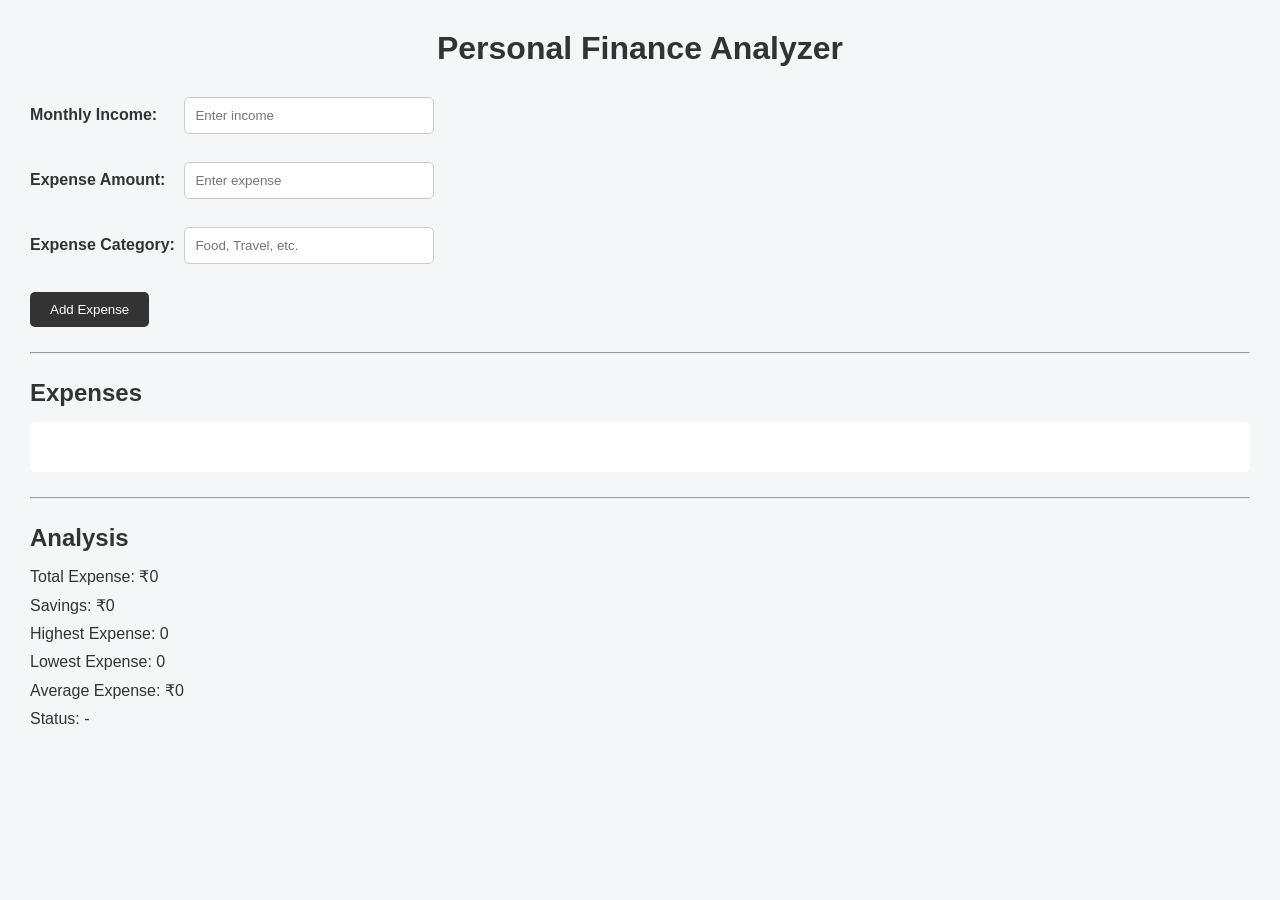
<file: personal-finance-analyzer/index.html>
<!DOCTYPE html>
<html lang="en">
<head>
    <meta charset="UTF-8">
    <meta name="viewport" content="width=device-width, initial-scale=1.0">

    <title>Personal Finance Analyzer</title>

    <link rel="stylesheet" href="style.css">
</head>

<body>

    <h1>Personal Finance Analyzer</h1>

    <!-- Income -->
    <div>
        <label for="income">Monthly Income:</label>
        <input type="number" id="income" placeholder="Enter income">
    </div>

    <br>

    <!-- Expense -->
    <div>
        <label for="expense">Expense Amount:</label>
        <input type="number" id="expense" placeholder="Enter expense">
    </div>

    <br>

    <!-- Category -->
    <div>
        <label for="category">Expense Category:</label>
        <input type="text" id="category" placeholder="Food, Travel, etc.">
    </div>

    <br>

    <button id="addExpense">Add Expense</button>

    <hr>

    <h2>Expenses</h2>

    <div id="expenseList">
        <!-- Expenses will appear here -->
    </div>

    <hr>

    <h2>Analysis</h2>

    <p>Total Expense: ₹<span id="totalExpense">0</span></p>

    <p>Savings: ₹<span id="savings">0</span></p>

    <p>Highest Expense: <span id="highestExpense">0</span></p>

    <p>Lowest Expense: <span id="lowestExpense">0</span></p>

    <p>Average Expense: ₹<span id="averageExpense">0</span></p>

    <p>Status: <span id="status">-</span></p>


    <script src="script.js"></script>

</body>
</html>
</file>
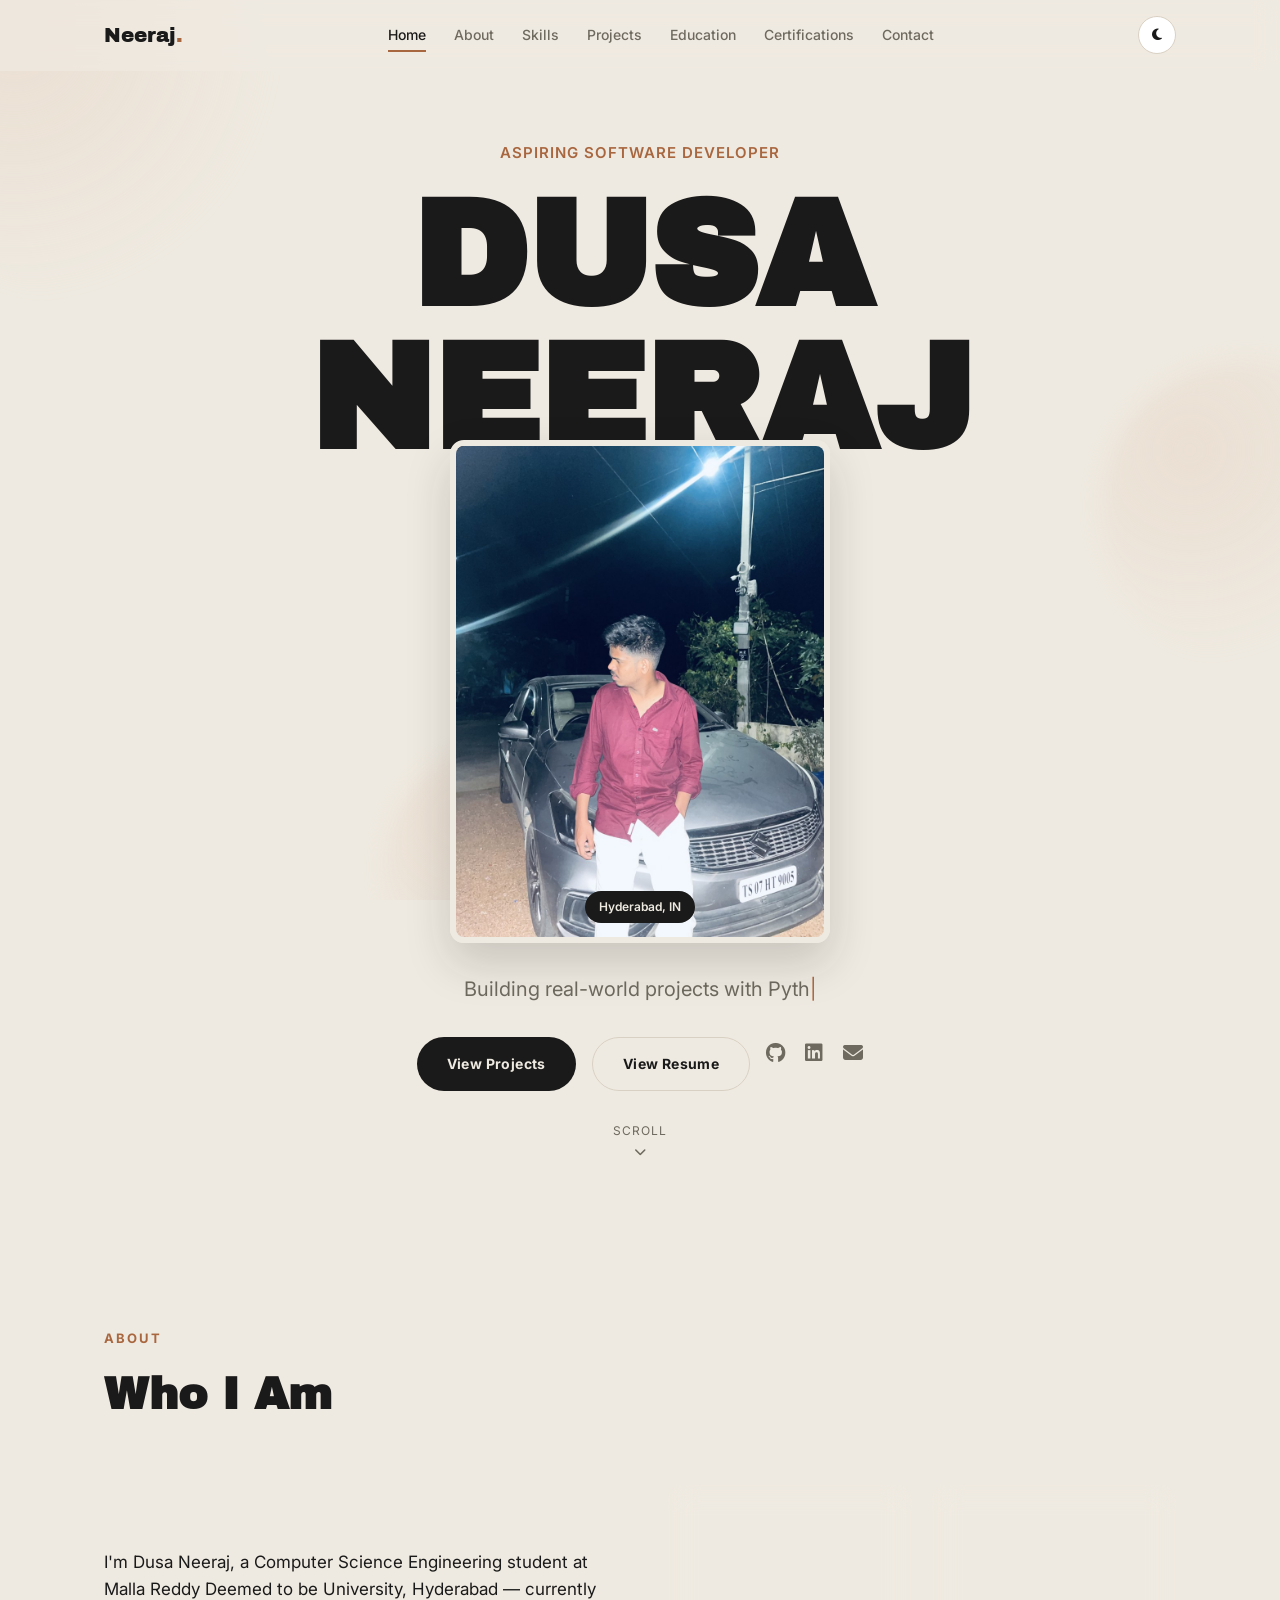
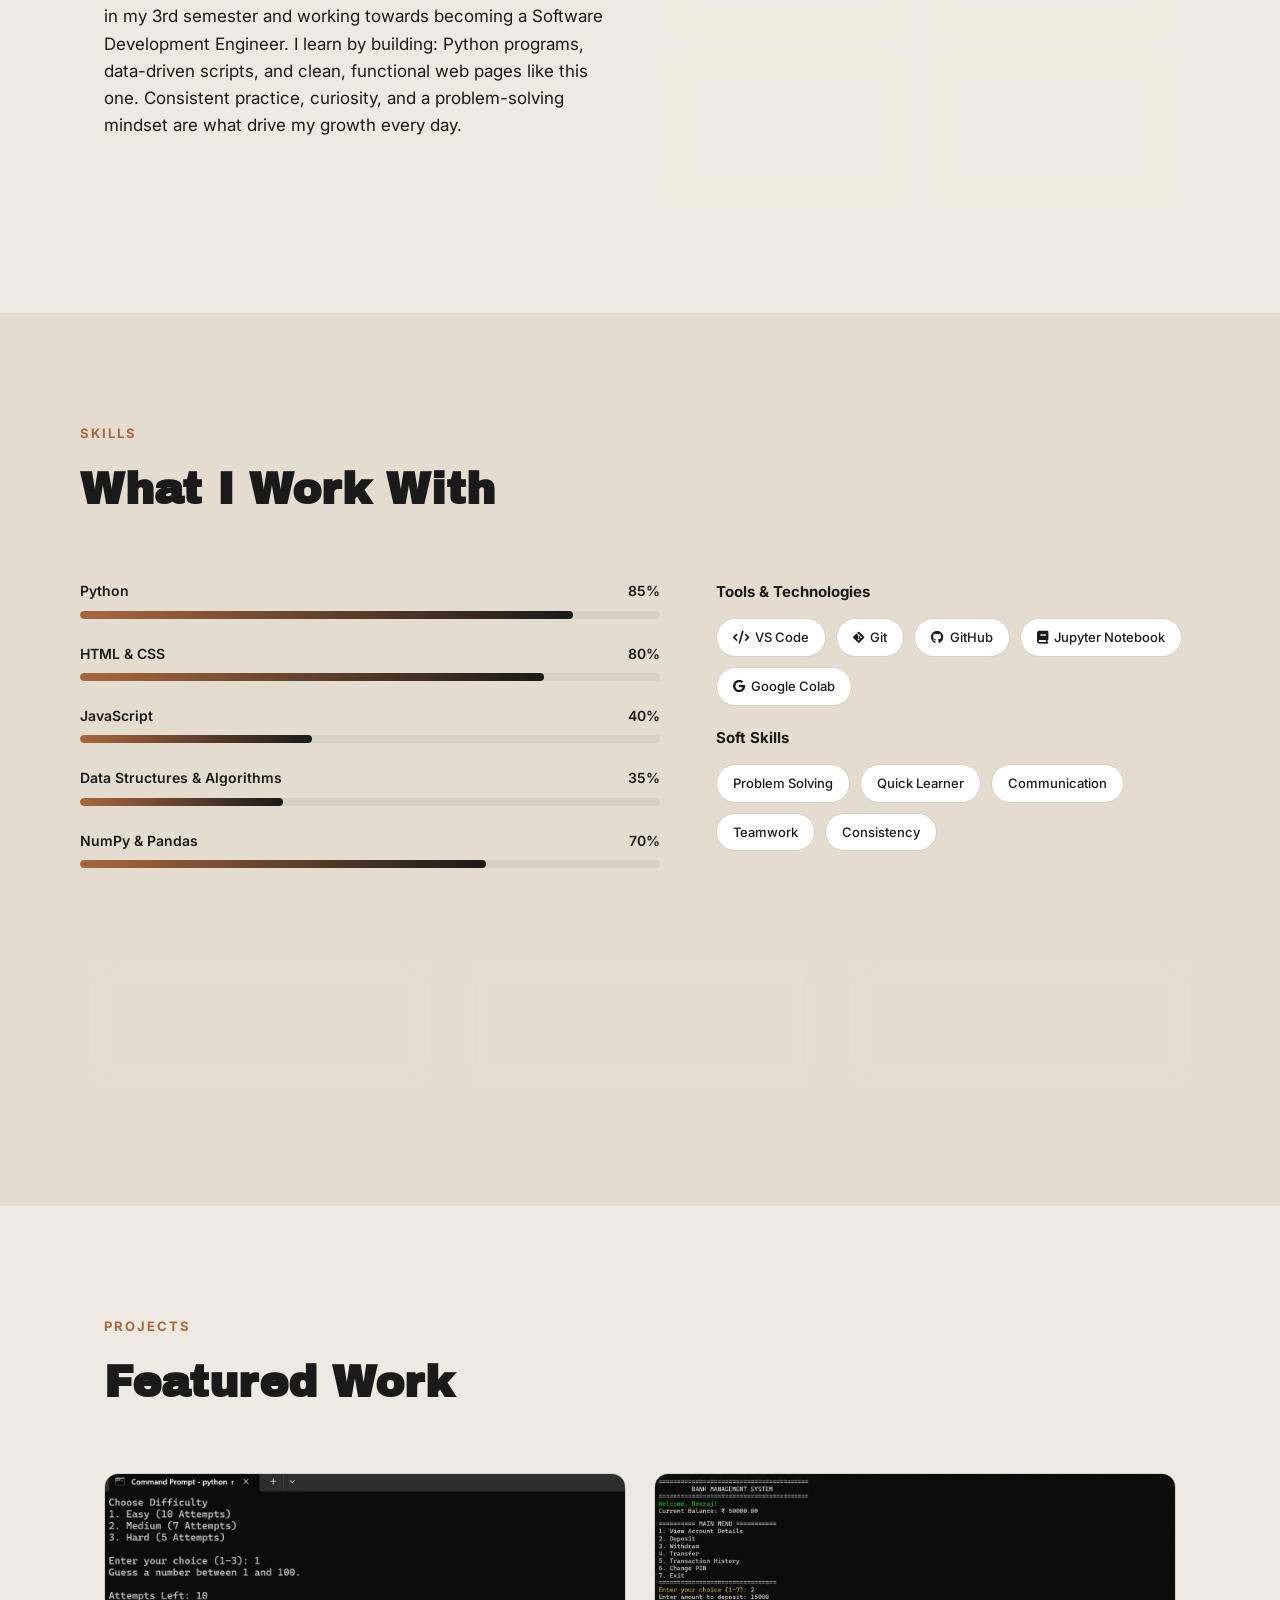
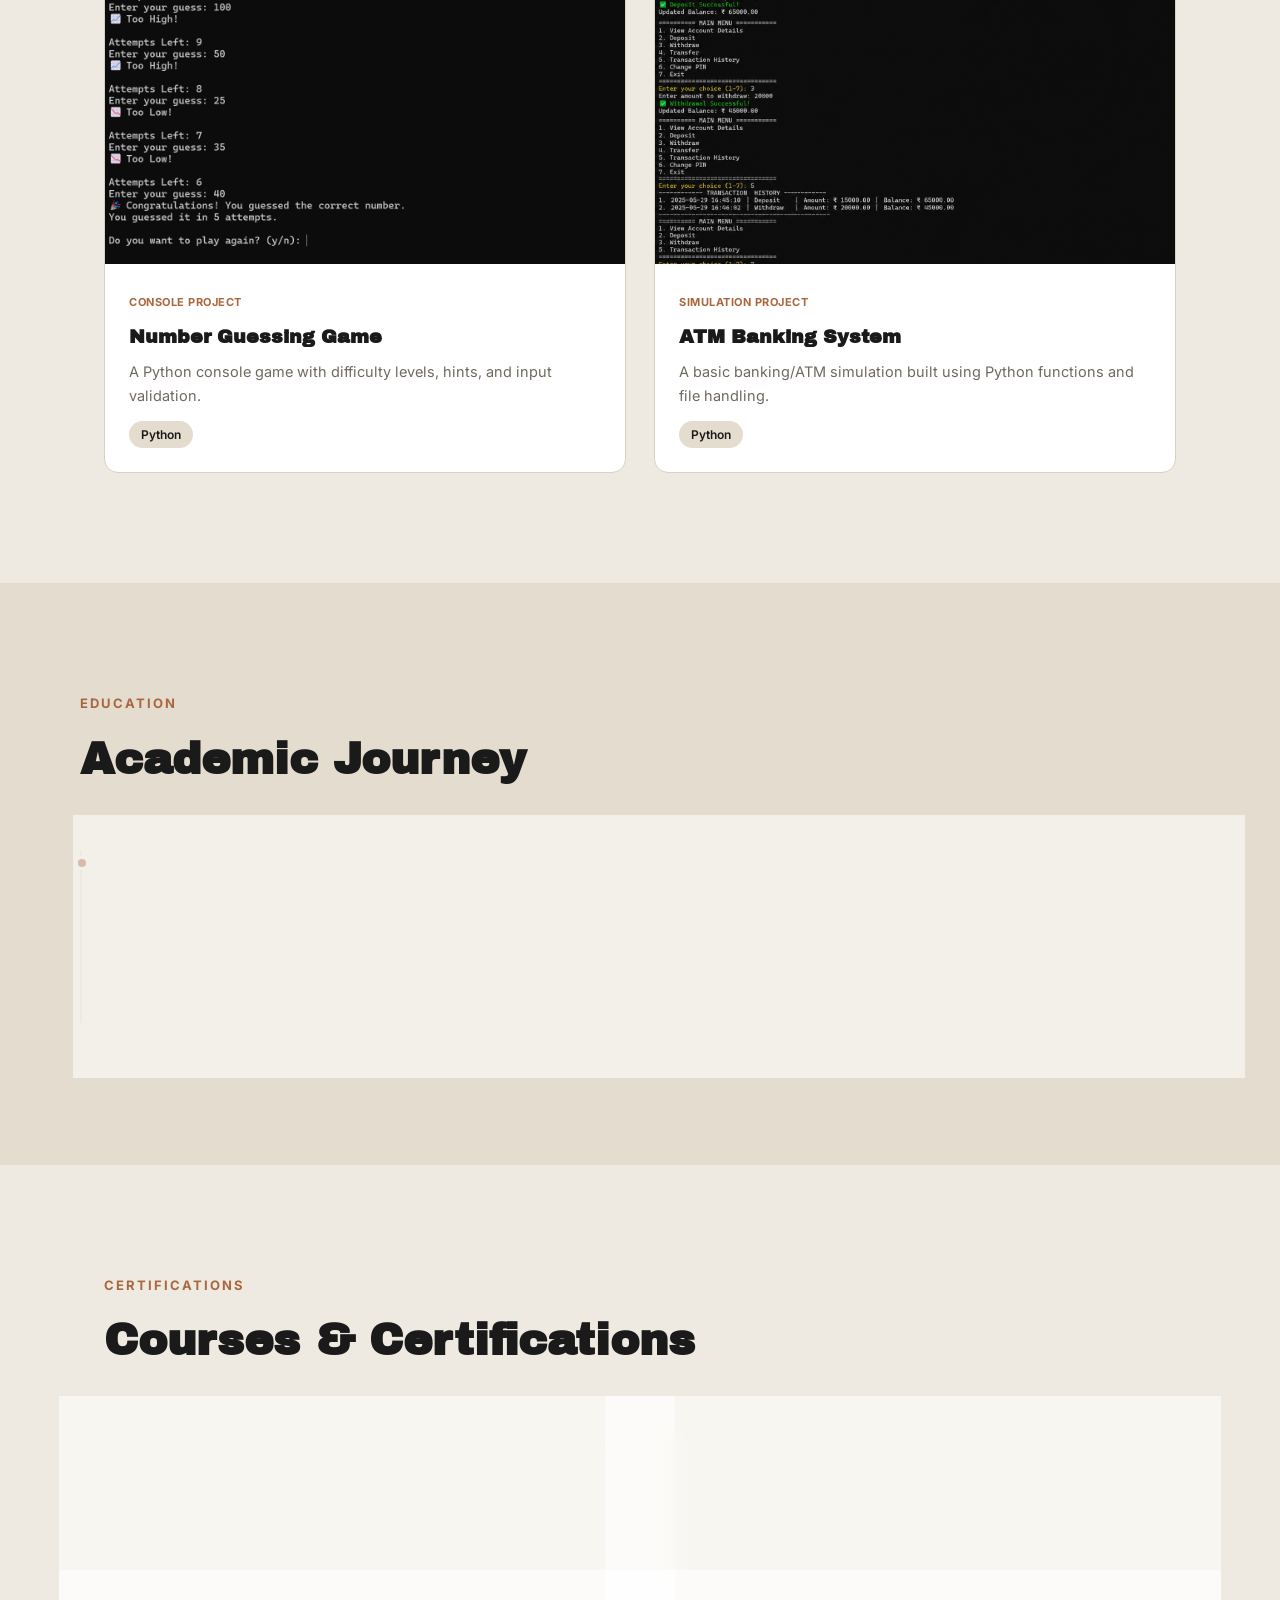
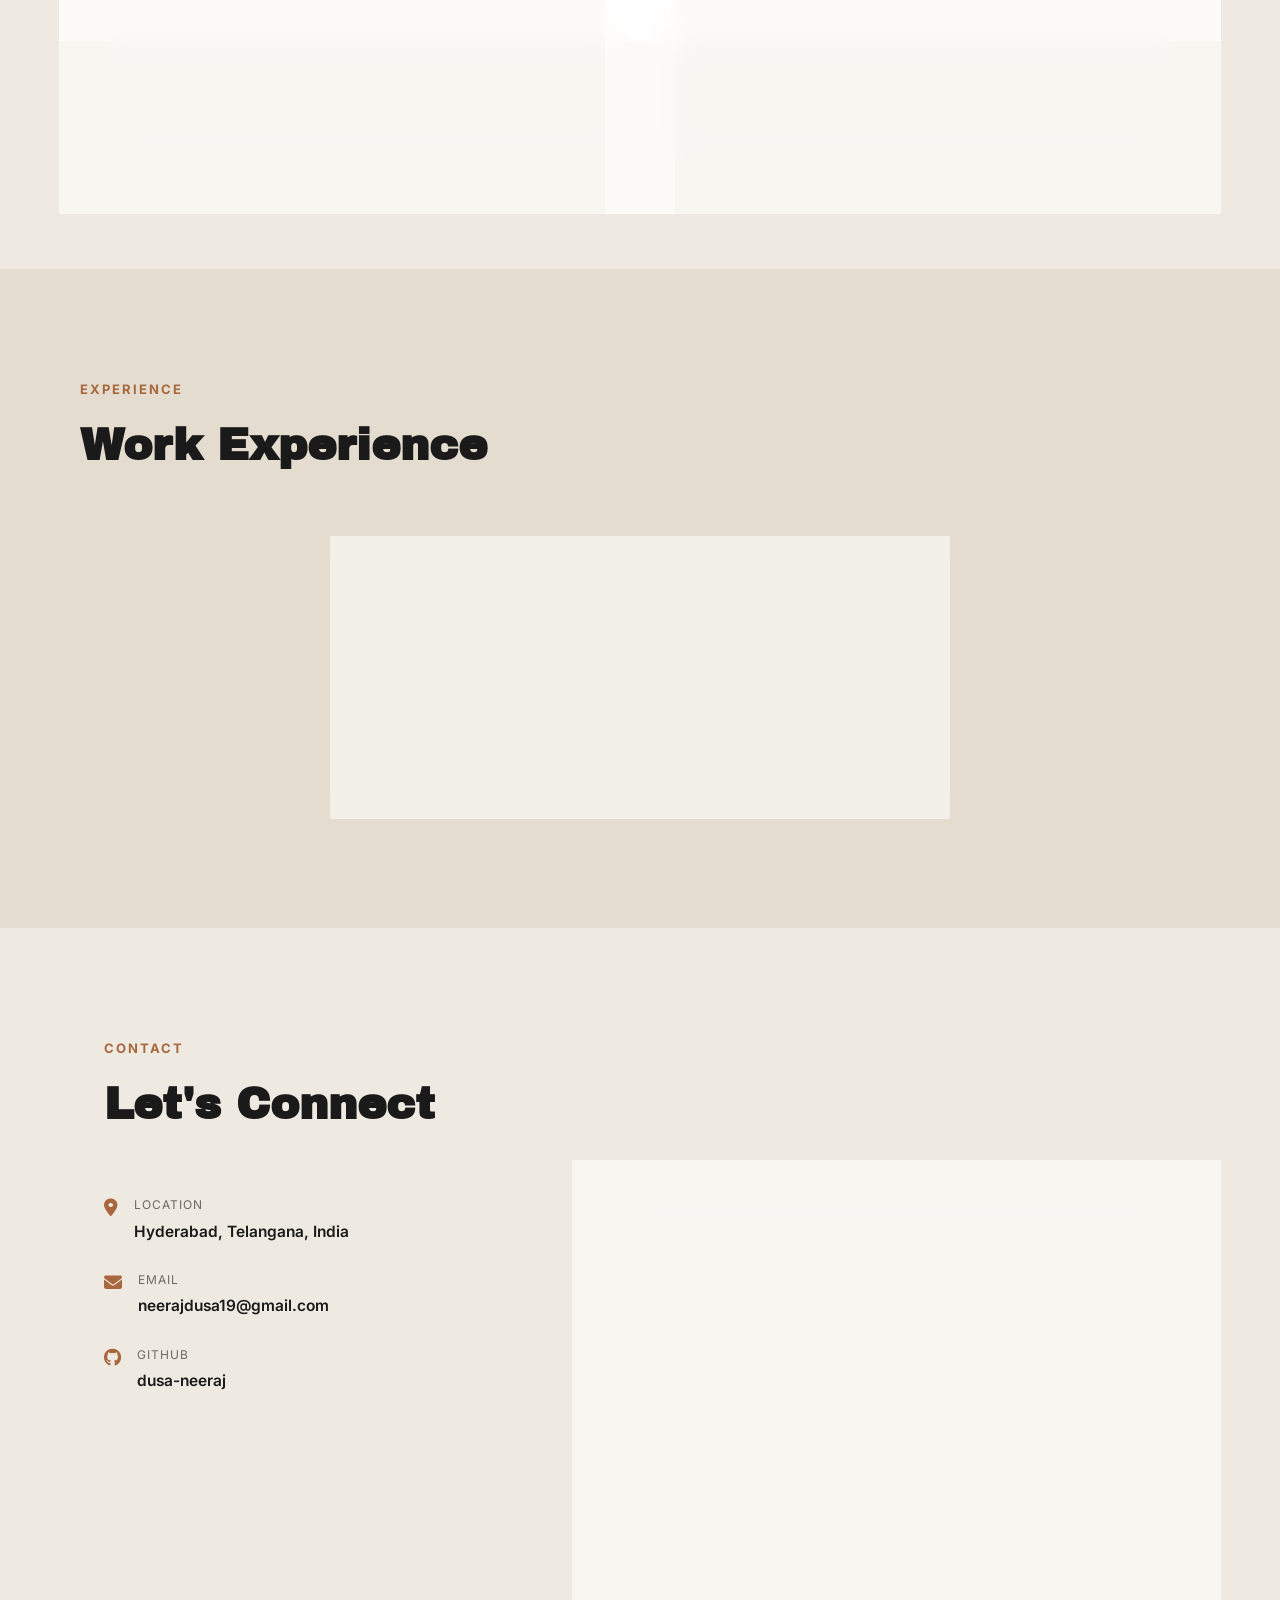
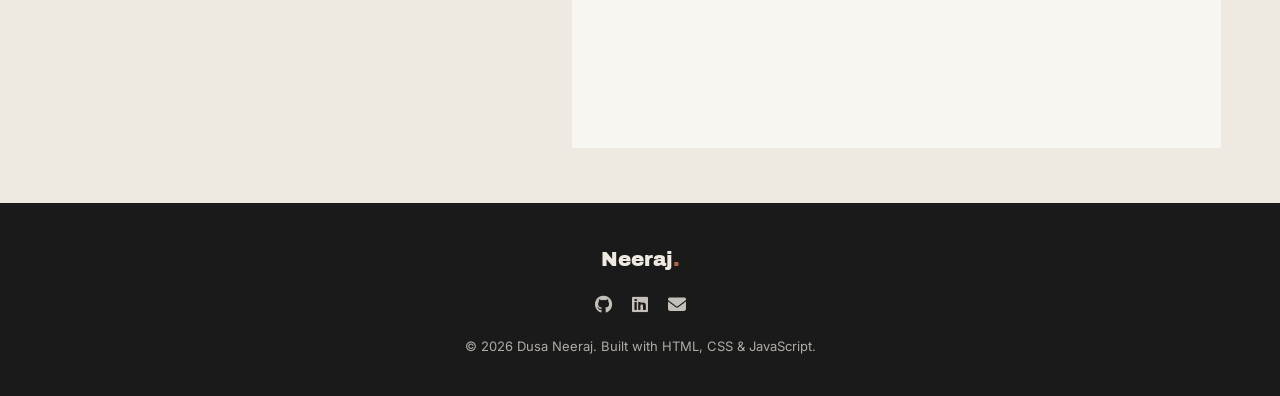
<file: portfolio/index.html>
<!DOCTYPE html>
<html lang="en">
<head>
<meta charset="UTF-8" />
<meta name="viewport" content="width=device-width, initial-scale=1.0" />
<title>Dusa Neeraj | Aspiring Software Developer</title>
<meta name="description" content="Portfolio of Dusa Neeraj — Aspiring Software Developer building projects with Python, DSA, and Web Development." />

<!-- Google Fonts -->
<link rel="preconnect" href="https://fonts.googleapis.com" />
<link href="https://fonts.googleapis.com/css2?family=Archivo+Black&family=Inter:wght@400;500;600;700;800&display=swap" rel="stylesheet" />

<!-- Font Awesome (icons only, CDN, no other frameworks) -->
<link rel="stylesheet" href="https://cdnjs.cloudflare.com/ajax/libs/font-awesome/6.5.1/css/all.min.css" />

<link rel="stylesheet" href="style.css" />
</head>
<body>

  <!-- ======================================================
       PRELOADER
       Shown while the page first loads, hidden by script.js
  ======================================================= -->
  <div id="preloader" class="preloader">
    <div class="preloader-name">DN</div>
  </div>

  <!-- Floating background shapes (purely decorative, aria-hidden) -->
  <div class="bg-shapes" aria-hidden="true">
    <div class="shape shape-1"></div>
    <div class="shape shape-2"></div>
    <div class="shape shape-3"></div>
  </div>

  <!-- ======================================================
       NAVBAR
  ======================================================= -->
  <header class="navbar" id="navbar">
    <div class="nav-inner">
      <a href="#home" class="nav-logo">Neeraj<span class="dot">.</span></a>

      <nav class="nav-links" id="navLinks">
        <a href="#home" class="nav-link active-link">Home</a>
        <a href="#about" class="nav-link">About</a>
        <a href="#skills" class="nav-link">Skills</a>
        <a href="#projects" class="nav-link">Projects</a>
        <a href="#education" class="nav-link">Education</a>
        <a href="#certifications" class="nav-link">Certifications</a>
        <a href="#contact" class="nav-link">Contact</a>
      </nav>

      <div class="nav-actions">
        <button id="themeToggle" class="icon-btn" aria-label="Toggle dark mode">
          <i class="fa-solid fa-moon"></i>
        </button>
        <button id="hamburger" class="hamburger" aria-label="Open menu" aria-expanded="false">
          <span></span><span></span><span></span>
        </button>
      </div>
    </div>
  </header>

  <!-- ======================================================
       HERO SECTION
  ======================================================= -->
  <section id="home" class="hero">
    <div class="hero-inner">

      <p class="hero-eyebrow reveal">Aspiring Software Developer</p>

      <h1 class="hero-name">
        <span class="reveal-line"><span class="reveal-word">DUSA</span></span>
        <span class="reveal-line"><span class="reveal-word">NEERAJ</span></span>
      </h1>

      <div class="hero-photo-wrap reveal">
        <img src="profile.jpg" alt="Dusa Neeraj" class="hero-photo" loading="eager" />
        <span class="photo-badge">Hyderabad, IN</span>
      </div>

      <p class="hero-typing reveal">
        <span id="typingText"></span><span class="typing-cursor">|</span>
      </p>

      <div class="hero-cta reveal">
        <a href="#projects" class="btn btn-dark">View Projects</a>
        <a href="resume.pdf" class="btn btn-outline" target="_blank" rel="noopener">View Resume</a>

      <div class="hero-socials reveal">
        <a href="https://github.com/dusa-neeraj" target="_blank" rel="noopener" aria-label="GitHub"><i class="fa-brands fa-github"></i></a>
        <a href="#" target="_blank" rel="noopener" aria-label="LinkedIn"><i class="fa-brands fa-linkedin"></i></a>
        <a href="mailto:neerajdusa19@gmail.com" aria-label="Email"><i class="fa-solid fa-envelope"></i></a>
      </div>

    </div>

    <a href="#about" class="scroll-indicator" aria-label="Scroll down">
      <span>Scroll</span>
      <i class="fa-solid fa-chevron-down"></i>
    </a>
  </section>

  <!-- ======================================================
       ABOUT SECTION
  ======================================================= -->
  <section id="about" class="section">
    <p class="section-eyebrow reveal">About</p>
    <h2 class="section-title reveal">Who I Am</h2>

    <div class="about-grid">
      <p class="about-text reveal">
        I'm Dusa Neeraj, a Computer Science Engineering student at Malla Reddy
        Deemed to be University, Hyderabad — currently in my 3rd semester and
        working towards becoming a Software Development Engineer. I learn by
        building: Python programs, data-driven scripts, and clean, functional
        web pages like this one. Consistent practice, curiosity, and a
        problem-solving mindset are what drive my growth every day.
      </p>

      <div class="stats-grid reveal">
        <div class="stat-card glass">
          <span class="stat-number" data-target="2">0</span><span class="stat-plus">+</span>
          <span class="stat-label">Projects Built</span>
        </div>
        <div class="stat-card glass">
          <span class="stat-number" data-target="3">0</span>
          <span class="stat-label">Certifications</span>
        </div>
        <div class="stat-card glass">
          <span class="stat-number" data-target="3">0</span>
          <span class="stat-label">Coding Platforms</span>
        </div>
        <div class="stat-card glass">
          <span class="stat-number" data-target="1">0</span>
          <span class="stat-label">Years of Learning</span>
        </div>
      </div>
    </div>
  </section>

  <!-- ======================================================
       SKILLS SECTION
  ======================================================= -->
  <section id="skills" class="section section-alt">
    <p class="section-eyebrow reveal">Skills</p>
    <h2 class="section-title reveal">What I Work With</h2>

    <div class="skills-layout">

      <!-- Animated progress bars for core skills -->
      <div class="progress-list reveal">
        <div class="progress-item">
          <div class="progress-top"><span>Python</span><span>85%</span></div>
          <div class="progress-track"><div class="progress-fill" data-width="85"></div></div>
        </div>
        <div class="progress-item">
          <div class="progress-top"><span>HTML &amp; CSS</span><span>80%</span></div>
          <div class="progress-track"><div class="progress-fill" data-width="80"></div></div>
        </div>
        <div class="progress-item">
          <div class="progress-top"><span>JavaScript</span><span>40%</span></div>
          <div class="progress-track"><div class="progress-fill" data-width="40"></div></div>
        </div>
        <div class="progress-item">
          <div class="progress-top"><span>Data Structures &amp; Algorithms</span><span>35%</span></div>
          <div class="progress-track"><div class="progress-fill" data-width="35"></div></div>
        </div>
        <div class="progress-item">
          <div class="progress-top"><span>NumPy &amp; Pandas</span><span>70%</span></div>
          <div class="progress-track"><div class="progress-fill" data-width="70"></div></div>
        </div>
      </div>

      <!-- Skill chips -->
      <div class="chips-wrap reveal">
        <h3 class="chips-heading">Tools &amp; Technologies</h3>
        <div class="chips">
          <span class="chip"><i class="fa-solid fa-code"></i> VS Code</span>
          <span class="chip"><i class="fa-brands fa-git-alt"></i> Git</span>
          <span class="chip"><i class="fa-brands fa-github"></i> GitHub</span>
          <span class="chip"><i class="fa-solid fa-book"></i> Jupyter Notebook</span>
          <span class="chip"><i class="fa-brands fa-google"></i> Google Colab</span>
        </div>

        <h3 class="chips-heading">Soft Skills</h3>
        <div class="chips">
          <span class="chip">Problem Solving</span>
          <span class="chip">Quick Learner</span>
          <span class="chip">Communication</span>
          <span class="chip">Teamwork</span>
          <span class="chip">Consistency</span>
        </div>
      </div>
    </div>

    <!-- Coding Profiles -->
    <div class="profiles-grid reveal">
      <a href="https://leetcode.com/u/Neeraj_Dusa/" target="_blank" rel="noopener" class="profile-card glass">
        <i class="fa-solid fa-code profile-icon"></i>
        <span class="profile-name">LeetCode</span>
        <span class="profile-note">Practising Two Pointers</span>
      </a>
      <a href="https://www.hackerrank.com/profile/dusaneeraj" target="_blank" rel="noopener" class="profile-card glass">
        <i class="fa-solid fa-terminal profile-icon"></i>
        <span class="profile-name">HackerRank</span>
        <span class="profile-note">Python (Basic) Certified</span>
      </a>
      <a href="https://www.geeksforgeeks.org/profile/dusaneeraj" target="_blank" rel="noopener" class="profile-card glass">
        <i class="fa-solid fa-laptop-code profile-icon"></i>
        <span class="profile-name">GeeksforGeeks</span>
        <span class="profile-note">Learning DSA Step by Step</span>
      </a>
    </div>
  </section>

  <!-- ======================================================
       PROJECTS SECTION
  ======================================================= -->
  <section id="projects" class="section">
    <p class="section-eyebrow reveal">Projects</p>
    <h2 class="section-title reveal">Featured Work</h2>

    <div class="projects-grid">

      <article class="project-card reveal">
        <div class="project-thumb">
          <img src="project-1.jpg" alt="Number Guessing Game project thumbnail" loading="lazy" />
          <div class="project-overlay">
            <a href="https://github.com/dusa-neeraj/number-guessing-game" target="_blank" rel="noopener" class="overlay-btn" aria-label="View code on GitHub">
              <i class="fa-brands fa-github"></i>
            </a>
            <span class="overlay-btn overlay-btn-disabled" title="No live demo for console apps">
              <i class="fa-solid fa-play"></i>
            </span>
          </div>
        </div>
        <div class="project-body">
          <span class="project-tag">Console Project</span>
          <h3>Number Guessing Game</h3>
          <p>A Python console game with difficulty levels, hints, and input validation.</p>
          <div class="project-tags">
            <span>Python</span>
          </div>
        </div>
      </article>

      <article class="project-card reveal">
        <div class="project-thumb">
          <img src="project-2.jpg" alt="ATM Banking System project thumbnail" loading="lazy" />
          <div class="project-overlay">
            <a href="https://github.com/dusa-neeraj/ATM-Banking-System" target="_blank" rel="noopener" class="overlay-btn" aria-label="View code on GitHub">
              <i class="fa-brands fa-github"></i>
            </a>
            <span class="overlay-btn overlay-btn-disabled" title="No live demo for console apps">
              <i class="fa-solid fa-play"></i>
            </span>
          </div>
        </div>
        <div class="project-body">
          <span class="project-tag">Simulation Project</span>
          <h3>ATM Banking System</h3>
          <p>A basic banking/ATM simulation built using Python functions and file handling.</p>
          <div class="project-tags">
            <span>Python</span>
          </div>
        </div>
      </article>

    </div>
  </section>

  <!-- ======================================================
       EDUCATION TIMELINE
  ======================================================= -->
  <section id="education" class="section section-alt">
    <p class="section-eyebrow reveal">Education</p>
    <h2 class="section-title reveal">Academic Journey</h2>

    <div class="timeline">
      <div class="timeline-item reveal">
        <div class="timeline-dot"></div>
        <div class="timeline-content glass">
          <span class="timeline-date">2024 &mdash; Present</span>
          <h3>B.Tech, Computer Science Engineering</h3>
          <p>Malla Reddy Deemed to be University, Hyderabad</p>
          <span class="timeline-status">Currently in 3rd Semester</span>
        </div>
      </div>
    </div>
  </section>

  <!-- ======================================================
       CERTIFICATIONS
  ======================================================= -->
  <section id="certifications" class="section">
    <p class="section-eyebrow reveal">Certifications</p>
    <h2 class="section-title reveal">Courses &amp; Certifications</h2>

    <div class="cert-grid">
      <div class="cert-card glass reveal">
        <i class="fa-solid fa-certificate cert-icon"></i>
        <span class="cert-badge">Certified</span>
        <h3>Python Programming</h3>
        <p>Foundational course covering core Python concepts and syntax.</p>
      </div>
      <div class="cert-card glass reveal">
        <i class="fa-solid fa-certificate cert-icon"></i>
        <span class="cert-badge">Completed</span>
        <h3>NumPy</h3>
        <p>Arrays, indexing, broadcasting, and numerical computing basics.</p>
      </div>
      <div class="cert-card glass reveal">
        <i class="fa-solid fa-certificate cert-icon"></i>
        <span class="cert-badge">Completed</span>
        <h3>Pandas</h3>
        <p>Data cleaning, analysis, and manipulation using DataFrames.</p>
      </div>
      <div class="cert-card glass reveal">
        <i class="fa-solid fa-certificate cert-icon"></i>
        <span class="cert-badge">Certified</span>
        <h3>Data Science For Everyone</h3>
        <p>Reliance Foundation</p>
      </div>
    </div>
  </section>

  <!-- ======================================================
       EXPERIENCE (placeholder for future internships)
  ======================================================= -->
  <section id="experience" class="section section-alt">
    <p class="section-eyebrow reveal">Experience</p>
    <h2 class="section-title reveal">Work Experience</h2>

    <div class="empty-state reveal glass">
      <i class="fa-solid fa-briefcase empty-icon"></i>
      <h3>No internships yet — but I'm actively looking!</h3>
      <p>This section will be updated as soon as I begin my first internship or professional role. For now, all my learning shows up in the Projects and Certifications above.</p>
    </div>
  </section>

  <!-- ======================================================
       CONTACT SECTION
  ======================================================= -->
  <section id="contact" class="section contact-section">
    <p class="section-eyebrow reveal">Contact</p>
    <h2 class="section-title reveal">Let's Connect</h2>

    <div class="contact-layout">

      <div class="contact-info reveal">
        <div class="contact-info-item">
          <i class="fa-solid fa-location-dot"></i>
          <div>
            <span class="contact-label">Location</span>
            <span class="contact-value">Hyderabad, Telangana, India</span>
          </div>
        </div>
        <div class="contact-info-item">
          <i class="fa-solid fa-envelope"></i>
          <div>
            <span class="contact-label">Email</span>
            <a href="mailto:neerajdusa19@gmail.com" class="contact-value">neerajdusa19@gmail.com</a>
          </div>
        </div>
        <div class="contact-info-item">
          <i class="fa-brands fa-github"></i>
          <div>
            <span class="contact-label">GitHub</span>
            <a href="https://github.com/dusa-neeraj" target="_blank" rel="noopener" class="contact-value">dusa-neeraj</a>
          </div>
        </div>
      </div>

      <!-- Front-end only form: validated by script.js, does not send anywhere yet -->
      <form id="contactForm" class="contact-form reveal glass" novalidate>
        <div class="form-group">
          <label for="name">Full Name</label>
          <input type="text" id="name" name="name" placeholder="Your name" />
          <span class="form-error" id="nameError"></span>
        </div>
        <div class="form-group">
          <label for="email">Email Address</label>
          <input type="email" id="email" name="email" placeholder="you@example.com" />
          <span class="form-error" id="emailError"></span>
        </div>
        <div class="form-group">
          <label for="message">Message</label>
          <textarea id="message" name="message" rows="4" placeholder="Write your message..."></textarea>
          <span class="form-error" id="messageError"></span>
        </div>
        <button type="submit" class="btn btn-dark form-submit">Send Message</button>
        <p class="form-success" id="formSuccess">Thanks! Your message looks good — I'll add real email sending once I learn backend/JS integrations.</p>
      </form>
    </div>
  </section>

  <!-- ======================================================
       FOOTER
  ======================================================= -->
  <footer class="footer">
    <div class="footer-inner">
      <a href="#home" class="nav-logo">Neeraj<span class="dot">.</span></a>
      <div class="footer-socials">
        <a href="https://github.com/dusa-neeraj" target="_blank" rel="noopener" aria-label="GitHub"><i class="fa-brands fa-github"></i></a>
        <a href="#" target="_blank" rel="noopener" aria-label="LinkedIn"><i class="fa-brands fa-linkedin"></i></a>
        <a href="mailto:neerajdusa19@gmail.com" aria-label="Email"><i class="fa-solid fa-envelope"></i></a>
      </div>
      <p>&copy; <span id="year"></span> Dusa Neeraj. Built with HTML, CSS &amp; JavaScript.</p>
    </div>
  </footer>

  <!-- Back to top button -->
  <button id="backToTop" class="back-to-top" aria-label="Back to top">
    <i class="fa-solid fa-arrow-up"></i>
  </button>

  <script src="script.js"></script>
</body>
</html>
</file>
<file: personal-finance-analyzer/style.css>
* {
    margin: 0;
    padding: 0;
    box-sizing: border-box;
}

body {
    font-family: Arial, sans-serif;
    background-color: #f4f6f8;
    color: #333;
    padding: 30px;
}

h1 {
    text-align: center;
    margin-bottom: 30px;
}

h2 {
    margin: 20px 0 15px;
}

div {
    margin-bottom: 10px;
}

label {
    display: inline-block;
    width: 150px;
    font-weight: bold;
}

input {
    padding: 10px;
    width: 250px;
    border: 1px solid #ccc;
    border-radius: 5px;
}

button {
    padding: 10px 20px;
    border: none;
    border-radius: 5px;
    cursor: pointer;
    background-color: #333;
    color: white;
}

button:hover {
    background-color: #555;
}

hr {
    margin: 25px 0;
}

#expenseList {
    background-color: white;
    padding: 15px;
    min-height: 50px;
    border-radius: 5px;
}

p {
    margin: 10px 0;
    font-size: 16px;
}
</file>
<file: portfolio/style.css>
/* =========================================================================
   PORTFOLIO STYLESHEET — Dusa Neeraj
   Table of contents:
   1. Reset & base
   2. Theme variables (light + dark)
   3. Utility classes
   4. Preloader
   5. Background shapes
   6. Navbar
   7. Hero
   8. Buttons
   9. About + stats
   10. Skills (progress bars, chips, coding profiles)
   11. Projects
   12. Education timeline
   13. Certifications
   14. Experience empty state
   15. Contact
   16. Footer + back-to-top
   17. Scroll reveal animation classes
   18. Responsive breakpoints
   ========================================================================= */

/* ---------- 1. RESET & BASE ---------- */
* {
  margin: 0;
  padding: 0;
  box-sizing: border-box;
}

html {
  scroll-behavior: smooth;
  scroll-padding-top: 90px; /* offset for sticky navbar when jumping to a section */
}

body {
  font-family: var(--font-body);
  background-color: var(--color-bg);
  color: var(--color-text);
  line-height: 1.6;
  overflow-x: hidden;
  transition: background-color 0.4s ease, color 0.4s ease;
}

a {
  text-decoration: none;
  color: inherit;
}

ul, ol {
  list-style: none;
}

img {
  max-width: 100%;
  display: block;
}

button {
  font-family: inherit;
  cursor: pointer;
  border: none;
  background: none;
}

/* Custom scrollbar */
::-webkit-scrollbar {
  width: 10px;
}
::-webkit-scrollbar-track {
  background: var(--color-bg);
}
::-webkit-scrollbar-thumb {
  background: var(--color-dark);
  border-radius: 10px;
  border: 2px solid var(--color-bg);
}

/* ---------- 2. THEME VARIABLES ---------- */
:root {
  /* Light theme (default) */
  --color-bg: #EFEAE1;
  --color-bg-alt: #E4DDCF;
  --color-surface: #FFFFFF;
  --color-text: #1A1A1A;
  --color-muted: #6F6A60;
  --color-border: #D8D0C2;
  --color-dark: #1A1A1A;
  --color-accent: #A9673F;      /* subtle warm clay accent used sparingly */
  --color-accent-soft: #E7D4C4;

  --glass-bg: rgba(255, 255, 255, 0.55);
  --glass-border: rgba(255, 255, 255, 0.35);

  --font-display: 'Archivo Black', sans-serif;
  --font-body: 'Inter', sans-serif;

  --max-width: 1120px;
  --radius: 14px;
  --shadow-soft: 0 10px 30px rgba(26, 26, 26, 0.08);
  --shadow-strong: 0 20px 45px rgba(26, 26, 26, 0.18);
}

/* Dark theme, applied when <body> has .dark-theme (toggled by script.js) */
body.dark-theme {
  --color-bg: #14120F;
  --color-bg-alt: #1C1A16;
  --color-surface: #201D19;
  --color-text: #F3EFE7;
  --color-muted: #A79E8F;
  --color-border: #322D26;
  --color-dark: #F3EFE7;
  --color-accent: #E19A6E;
  --color-accent-soft: #3A2E24;

  --glass-bg: rgba(32, 29, 25, 0.55);
  --glass-border: rgba(255, 255, 255, 0.08);

  --shadow-soft: 0 10px 30px rgba(0, 0, 0, 0.35);
  --shadow-strong: 0 20px 45px rgba(0, 0, 0, 0.5);
}

/* In dark mode, buttons need to flip so they stay legible */
body.dark-theme .btn-dark {
  background-color: var(--color-accent);
  color: #14120F;
}
body.dark-theme .hero-photo-wrap { border-color: var(--color-bg); }

/* ---------- 3. UTILITY CLASSES ---------- */
.section {
  padding: 110px 24px;
  max-width: var(--max-width);
  margin: 0 auto;
}

.section-alt {
  background-color: var(--color-bg-alt);
  max-width: 100%;
}

.section-alt > * {
  max-width: var(--max-width);
  margin-left: auto;
  margin-right: auto;
}

.section-eyebrow {
  text-transform: uppercase;
  letter-spacing: 2px;
  font-size: 13px;
  font-weight: 700;
  color: var(--color-accent);
  margin-bottom: 10px;
}

.section-title {
  font-family: var(--font-display);
  font-size: clamp(30px, 4.2vw, 44px);
  margin-bottom: 56px;
}

.glass {
  background: var(--glass-bg);
  border: 1px solid var(--glass-border);
  backdrop-filter: blur(14px);
  -webkit-backdrop-filter: blur(14px);
}

/* ---------- 4. PRELOADER ---------- */
.preloader {
  position: fixed;
  inset: 0;
  background-color: var(--color-bg);
  z-index: 9999;
  display: flex;
  align-items: center;
  justify-content: center;
  transition: opacity 0.6s ease, visibility 0.6s ease;
}

.preloader.loaded {
  opacity: 0;
  visibility: hidden;
  pointer-events: none;
}

.preloader-name {
  font-family: var(--font-display);
  font-size: 42px;
  color: var(--color-dark);
  animation: pulse 1.1s ease-in-out infinite;
}

@keyframes pulse {
  0%, 100% { opacity: 0.35; transform: scale(0.96); }
  50% { opacity: 1; transform: scale(1); }
}

/* ---------- 5. FLOATING BACKGROUND SHAPES ---------- */
.bg-shapes {
  position: fixed;
  inset: 0;
  z-index: -1;
  overflow: hidden;
  pointer-events: none;
}

.shape {
  position: absolute;
  border-radius: 50%;
  background: radial-gradient(circle at 30% 30%, var(--color-accent-soft), transparent 70%);
  opacity: 0.5;
  filter: blur(10px);
  animation: float 16s ease-in-out infinite;
}

.shape-1 { width: 380px; height: 380px; top: -80px; left: -100px; }
.shape-2 { width: 300px; height: 300px; top: 40%; right: -120px; animation-delay: -5s; }
.shape-3 { width: 260px; height: 260px; bottom: -100px; left: 30%; animation-delay: -10s; }

@keyframes float {
  0%, 100% { transform: translate(0, 0) scale(1); }
  50% { transform: translate(30px, -40px) scale(1.08); }
}

/* ---------- 6. NAVBAR ---------- */
.navbar {
  position: sticky;
  top: 0;
  z-index: 100;
  background: color-mix(in srgb, var(--color-bg) 70%, transparent);
  backdrop-filter: blur(12px);
  -webkit-backdrop-filter: blur(12px);
  border-bottom: 1px solid transparent;
  transition: box-shadow 0.3s ease, border-color 0.3s ease;
}

.navbar.scrolled {
  box-shadow: var(--shadow-soft);
  border-bottom-color: var(--color-border);
}

.nav-inner {
  max-width: var(--max-width);
  margin: 0 auto;
  padding: 16px 24px;
  display: flex;
  align-items: center;
  justify-content: space-between;
  gap: 20px;
}

.nav-logo {
  font-family: var(--font-display);
  font-size: 20px;
}

.nav-logo .dot {
  color: var(--color-accent);
}

.nav-links {
  display: flex;
  gap: 28px;
}

.nav-link {
  font-size: 14px;
  font-weight: 500;
  color: var(--color-muted);
  position: relative;
  padding: 4px 0;
  transition: color 0.2s ease;
}

.nav-link::after {
  content: '';
  position: absolute;
  left: 0;
  bottom: -2px;
  width: 0;
  height: 2px;
  background-color: var(--color-accent);
  transition: width 0.25s ease;
}

.nav-link:hover,
.nav-link:focus-visible,
.nav-link.active-link {
  color: var(--color-text);
}

.nav-link.active-link::after,
.nav-link:hover::after {
  width: 100%;
}

.nav-actions {
  display: flex;
  align-items: center;
  gap: 14px;
}

.icon-btn {
  width: 38px;
  height: 38px;
  border-radius: 50%;
  display: flex;
  align-items: center;
  justify-content: center;
  color: var(--color-text);
  background-color: var(--color-surface);
  border: 1px solid var(--color-border);
  transition: transform 0.2s ease;
}

.icon-btn:hover { transform: rotate(15deg); }

.hamburger {
  display: none;
  flex-direction: column;
  gap: 5px;
  width: 30px;
}

.hamburger span {
  display: block;
  height: 2px;
  background-color: var(--color-text);
  border-radius: 2px;
  transition: transform 0.3s ease, opacity 0.3s ease;
}

/* Hamburger animates into an X when menu is open */
.hamburger.open span:nth-child(1) { transform: translateY(7px) rotate(45deg); }
.hamburger.open span:nth-child(2) { opacity: 0; }
.hamburger.open span:nth-child(3) { transform: translateY(-7px) rotate(-45deg); }

/* ---------- 7. HERO ---------- */
.hero {
  max-width: var(--max-width);
  margin: 0 auto;
  padding: 70px 24px 60px;
  text-align: center;
  position: relative;
}

.hero-eyebrow {
  font-size: 15px;
  font-weight: 600;
  color: var(--color-accent);
  letter-spacing: 1px;
  text-transform: uppercase;
  margin-bottom: 20px;
}

.hero-name {
  font-family: var(--font-display);
  font-size: clamp(52px, 13vw, 150px);
  line-height: 0.95;
  letter-spacing: -2px;
  overflow: hidden;
}

.reveal-line {
  display: block;
  overflow: hidden;
}

.reveal-word {
  display: inline-block;
  transform: translateY(110%);
  animation: riseUp 0.9s cubic-bezier(0.22, 1, 0.36, 1) forwards;
}

.reveal-line:nth-child(2) .reveal-word { animation-delay: 0.15s; }

@keyframes riseUp {
  to { transform: translateY(0); }
}

.hero-photo-wrap {
  width: min(60%, 380px);
  margin: -30px auto 30px;
  border-radius: var(--radius);
  overflow: hidden;
  border: 6px solid var(--color-bg);
  box-shadow: var(--shadow-strong);
  position: relative;
  z-index: 2;
}

.hero-photo {
  width: 100%;
  height: 100%;
  object-fit: cover;
  aspect-ratio: 3 / 4;
}

.photo-badge {
  position: absolute;
  bottom: 14px;
  left: 50%;
  transform: translateX(-50%);
  background-color: var(--color-dark);
  color: var(--color-bg);
  font-size: 12px;
  font-weight: 600;
  padding: 6px 14px;
  border-radius: 999px;
  white-space: nowrap;
}

.hero-typing {
  font-size: clamp(16px, 2.2vw, 20px);
  color: var(--color-muted);
  min-height: 30px;
  margin-bottom: 32px;
}

.typing-cursor {
  animation: blink 0.9s step-end infinite;
  color: var(--color-accent);
}

@keyframes blink {
  50% { opacity: 0; }
}

.hero-cta {
  display: flex;
  justify-content: center;
  gap: 16px;
  flex-wrap: wrap;
  margin-bottom: 28px;
}

.hero-socials {
  display: flex;
  justify-content: center;
  gap: 20px;
  font-size: 20px;
}

.hero-socials a {
  color: var(--color-muted);
  transition: color 0.2s ease, transform 0.2s ease;
}

.hero-socials a:hover {
  color: var(--color-accent);
  transform: translateY(-3px);
}

.scroll-indicator {
  display: flex;
  flex-direction: column;
  align-items: center;
  gap: 6px;
  font-size: 12px;
  color: var(--color-muted);
  text-transform: uppercase;
  letter-spacing: 1px;
  margin-top: 30px;
  animation: bounce 2s ease-in-out infinite;
}

@keyframes bounce {
  0%, 100% { transform: translateY(0); }
  50% { transform: translateY(8px); }
}

/* ---------- 8. BUTTONS ---------- */
.btn {
  display: inline-flex;
  align-items: center;
  gap: 8px;
  padding: 15px 30px;
  font-weight: 700;
  font-size: 14px;
  letter-spacing: 0.4px;
  border-radius: 999px;
  transition: transform 0.25s ease, box-shadow 0.25s ease, opacity 0.25s ease;
}

.btn-dark {
  background-color: var(--color-dark);
  color: var(--color-bg);
}

.btn-outline {
  background-color: transparent;
  color: var(--color-text);
  border: 1.5px solid var(--color-border);
}

.btn:hover,
.btn:focus-visible {
  transform: translateY(-3px);
  box-shadow: var(--shadow-soft);
}

/* ---------- 9. ABOUT + STATS ---------- */
.about-grid {
  display: grid;
  grid-template-columns: 1fr 1fr;
  gap: 56px;
  align-items: center;
}

.about-text {
  font-size: 17px;
  color: var(--color-text);
}

.stats-grid {
  display: grid;
  grid-template-columns: repeat(2, 1fr);
  gap: 20px;
}

.stat-card {
  border-radius: var(--radius);
  padding: 28px 20px;
  text-align: center;
  box-shadow: var(--shadow-soft);
  transition: transform 0.25s ease;
}

.stat-card:hover { transform: translateY(-6px); }

.stat-number {
  font-family: var(--font-display);
  font-size: 40px;
  color: var(--color-accent);
}

.stat-plus {
  font-family: var(--font-display);
  font-size: 26px;
  color: var(--color-accent);
}

.stat-label {
  display: block;
  font-size: 13px;
  color: var(--color-muted);
  margin-top: 6px;
}

/* ---------- 10. SKILLS ---------- */
.skills-layout {
  display: grid;
  grid-template-columns: 1.2fr 1fr;
  gap: 56px;
  margin-bottom: 60px;
}

.progress-item { margin-bottom: 24px; }

.progress-top {
  display: flex;
  justify-content: space-between;
  font-size: 14px;
  font-weight: 600;
  margin-bottom: 8px;
}

.progress-track {
  height: 8px;
  border-radius: 999px;
  background-color: var(--color-border);
  overflow: hidden;
}

.progress-fill {
  height: 100%;
  width: 0%; /* animated to target via script.js */
  background: linear-gradient(90deg, var(--color-accent), var(--color-dark));
  border-radius: 999px;
  transition: width 1.4s cubic-bezier(0.22, 1, 0.36, 1);
}

.chips-heading {
  font-size: 15px;
  margin-bottom: 14px;
  margin-top: 20px;
}
.chips-heading:first-child { margin-top: 0; }

.chips {
  display: flex;
  flex-wrap: wrap;
  gap: 10px;
  margin-bottom: 10px;
}

.chip {
  display: inline-flex;
  align-items: center;
  gap: 6px;
  background-color: var(--color-surface);
  border: 1px solid var(--color-border);
  padding: 8px 16px;
  border-radius: 999px;
  font-size: 13px;
  font-weight: 500;
  transition: transform 0.2s ease, background-color 0.2s ease;
}

.chip:hover {
  transform: translateY(-3px);
  background-color: var(--color-accent-soft);
}

.profiles-grid {
  display: grid;
  grid-template-columns: repeat(3, 1fr);
  gap: 20px;
}

.profile-card {
  border-radius: var(--radius);
  padding: 26px;
  display: flex;
  flex-direction: column;
  gap: 6px;
  box-shadow: var(--shadow-soft);
  transition: transform 0.25s ease;
}

.profile-card:hover { transform: translateY(-6px); }

.profile-icon {
  font-size: 24px;
  color: var(--color-accent);
  margin-bottom: 6px;
}

.profile-name {
  font-family: var(--font-display);
  font-size: 17px;
}

.profile-note {
  font-size: 13px;
  color: var(--color-muted);
}

/* ---------- 11. PROJECTS ---------- */
.projects-grid {
  display: grid;
  grid-template-columns: repeat(2, 1fr);
  gap: 28px;
}

.project-card {
  background-color: var(--color-surface);
  border: 1px solid var(--color-border);
  border-radius: var(--radius);
  overflow: hidden;
  transition: transform 0.3s ease, box-shadow 0.3s ease;
}

.project-card:hover {
  transform: translateY(-8px);
  box-shadow: var(--shadow-strong);
}

.project-thumb {
  position: relative;
  aspect-ratio: 4 / 3;
  overflow: hidden;
}

.project-thumb img {
  width: 100%;
  height: 100%;
  object-fit: cover;
  transition: transform 0.4s ease;
}

.project-card:hover .project-thumb img {
  transform: scale(1.08);
}

.project-overlay {
  position: absolute;
  inset: 0;
  background: rgba(26, 26, 26, 0.55);
  display: flex;
  align-items: center;
  justify-content: center;
  gap: 16px;
  opacity: 0;
  transition: opacity 0.3s ease;
}

.project-card:hover .project-overlay {
  opacity: 1;
}

.overlay-btn {
  width: 46px;
  height: 46px;
  border-radius: 50%;
  background-color: var(--color-bg);
  color: var(--color-dark);
  display: flex;
  align-items: center;
  justify-content: center;
  font-size: 18px;
  transition: transform 0.2s ease;
}

.overlay-btn:hover { transform: scale(1.1); }

.overlay-btn-disabled {
  opacity: 0.5;
  cursor: not-allowed;
}

.project-body {
  padding: 24px;
}

.project-tag {
  font-size: 11px;
  font-weight: 700;
  text-transform: uppercase;
  letter-spacing: 0.5px;
  color: var(--color-accent);
}

.project-body h3 {
  font-family: var(--font-display);
  font-size: 19px;
  margin: 8px 0 8px;
}

.project-body p {
  font-size: 14.5px;
  color: var(--color-muted);
  margin-bottom: 14px;
}

.project-tags span {
  display: inline-block;
  background-color: var(--color-bg-alt);
  padding: 4px 12px;
  border-radius: 999px;
  font-size: 12px;
  font-weight: 600;
}

/* ---------- 12. EDUCATION TIMELINE ---------- */
.timeline {
  position: relative;
  padding-left: 36px;
  border-left: 2px solid var(--color-border);
}

.timeline-item {
  position: relative;
  margin-bottom: 32px;
}

.timeline-dot {
  position: absolute;
  left: -43px;
  top: 6px;
  width: 14px;
  height: 14px;
  border-radius: 50%;
  background-color: var(--color-accent);
  border: 3px solid var(--color-bg-alt);
}

.timeline-content {
  border-radius: var(--radius);
  padding: 24px;
  box-shadow: var(--shadow-soft);
}

.timeline-date {
  font-size: 12px;
  color: var(--color-accent);
  font-weight: 700;
  text-transform: uppercase;
  letter-spacing: 0.5px;
}

.timeline-content h3 {
  font-family: var(--font-display);
  font-size: 18px;
  margin: 8px 0 4px;
}

.timeline-status {
  display: inline-block;
  margin-top: 8px;
  font-size: 13px;
  font-weight: 600;
  color: var(--color-muted);
}

/* ---------- 13. CERTIFICATIONS ---------- */
.cert-grid {
  display: grid;
  grid-template-columns: repeat(2, 1fr);
  gap: 20px;
}

.cert-card {
  border-radius: var(--radius);
  padding: 26px;
  box-shadow: var(--shadow-soft);
  transition: transform 0.25s ease;
  position: relative;
}

.cert-card:hover { transform: translateY(-6px); }

.cert-icon {
  font-size: 22px;
  color: var(--color-accent);
  margin-bottom: 10px;
}

.cert-badge {
  display: inline-block;
  background-color: var(--color-accent-soft);
  color: var(--color-text);
  font-size: 11px;
  font-weight: 700;
  text-transform: uppercase;
  padding: 4px 10px;
  border-radius: 999px;
  margin-left: 10px;
}

.cert-card h3 {
  font-size: 17px;
  margin: 12px 0 6px;
}

.cert-card p {
  font-size: 14px;
  color: var(--color-muted);
}

/* ---------- 14. EXPERIENCE EMPTY STATE ---------- */
.empty-state {
  text-align: center;
  padding: 60px 30px;
  border-radius: var(--radius);
  max-width: 620px;
  margin: 0 auto;
}

.empty-icon {
  font-size: 34px;
  color: var(--color-accent);
  margin-bottom: 16px;
}

.empty-state h3 {
  font-size: 19px;
  margin-bottom: 10px;
}

.empty-state p {
  color: var(--color-muted);
  font-size: 14.5px;
}

/* ---------- 15. CONTACT ---------- */
.contact-layout {
  display: grid;
  grid-template-columns: 1fr 1.2fr;
  gap: 48px;
}

.contact-info {
  display: flex;
  flex-direction: column;
  gap: 26px;
}

.contact-info-item {
  display: flex;
  align-items: flex-start;
  gap: 16px;
}

.contact-info-item i {
  font-size: 18px;
  color: var(--color-accent);
  margin-top: 4px;
}

.contact-label {
  display: block;
  font-size: 12px;
  text-transform: uppercase;
  letter-spacing: 1px;
  color: var(--color-muted);
  margin-bottom: 4px;
}

.contact-value {
  font-weight: 600;
  font-size: 15.5px;
}

.contact-form {
  border-radius: var(--radius);
  padding: 32px;
  box-shadow: var(--shadow-soft);
}

.form-group {
  margin-bottom: 20px;
  display: flex;
  flex-direction: column;
  gap: 6px;
}

.form-group label {
  font-size: 13px;
  font-weight: 600;
}

.form-group input,
.form-group textarea {
  font-family: var(--font-body);
  padding: 12px 14px;
  border-radius: 10px;
  border: 1.5px solid var(--color-border);
  background-color: var(--color-surface);
  color: var(--color-text);
  font-size: 14.5px;
  resize: vertical;
  transition: border-color 0.2s ease;
}

.form-group input:focus,
.form-group textarea:focus {
  outline: none;
  border-color: var(--color-accent);
}

.form-group.error input,
.form-group.error textarea {
  border-color: #C0392B;
}

.form-error {
  font-size: 12.5px;
  color: #C0392B;
  min-height: 14px;
}

.form-submit {
  width: 100%;
  justify-content: center;
  margin-top: 4px;
}

.form-success {
  display: none;
  margin-top: 16px;
  font-size: 14px;
  color: #2E7D32;
  background-color: rgba(46, 125, 50, 0.1);
  padding: 12px 16px;
  border-radius: 10px;
}

.form-success.show {
  display: block;
}

/* ---------- 16. FOOTER + BACK TO TOP ---------- */
.footer {
  background-color: var(--color-dark);
  color: var(--color-bg);
  padding: 40px 24px;
}

.footer-inner {
  max-width: var(--max-width);
  margin: 0 auto;
  display: flex;
  flex-direction: column;
  align-items: center;
  gap: 16px;
  text-align: center;
}

.footer .nav-logo { color: var(--color-bg); }

.footer-socials {
  display: flex;
  gap: 20px;
  font-size: 18px;
}

.footer-socials a {
  color: var(--color-bg);
  opacity: 0.8;
  transition: opacity 0.2s ease, transform 0.2s ease;
}

.footer-socials a:hover {
  opacity: 1;
  transform: translateY(-3px);
}

.footer p {
  font-size: 13px;
  opacity: 0.7;
}

.back-to-top {
  position: fixed;
  bottom: 28px;
  right: 28px;
  width: 46px;
  height: 46px;
  border-radius: 50%;
  background-color: var(--color-dark);
  color: var(--color-bg);
  display: flex;
  align-items: center;
  justify-content: center;
  box-shadow: var(--shadow-soft);
  opacity: 0;
  visibility: hidden;
  transform: translateY(10px);
  transition: all 0.3s ease;
  z-index: 90;
}

.back-to-top.show {
  opacity: 1;
  visibility: visible;
  transform: translateY(0);
}

.back-to-top:hover {
  transform: translateY(-4px);
}

/* ---------- 17. SCROLL REVEAL ---------- */
.reveal {
  opacity: 0;
  transform: translateY(30px);
  transition: opacity 0.7s ease, transform 0.7s ease;
}

.reveal.in-view {
  opacity: 1;
  transform: translateY(0);
}

/* ---------- 18. RESPONSIVE ---------- */
@media (max-width: 900px) {
  .about-grid,
  .skills-layout,
  .contact-layout {
    grid-template-columns: 1fr;
  }

  .profiles-grid,
  .cert-grid,
  .stats-grid {
    grid-template-columns: repeat(2, 1fr);
  }

  .projects-grid {
    grid-template-columns: 1fr;
  }
}

@media (max-width: 760px) {
  .nav-links {
    position: fixed;
    top: 68px;
    left: 0;
    right: 0;
    background-color: var(--color-bg);
    flex-direction: column;
    align-items: center;
    padding: 24px;
    gap: 20px;
    border-bottom: 1px solid var(--color-border);
    transform: translateY(-130%);
    transition: transform 0.35s ease;
    z-index: 99;
  }

  .nav-links.open {
    transform: translateY(0);
  }

  .hamburger {
    display: flex;
  }

  .section {
    padding: 70px 20px;
  }

  .profiles-grid,
  .cert-grid,
  .stats-grid {
    grid-template-columns: 1fr;
  }

  .hero-cta {
    flex-direction: column;
    align-items: stretch;
  }
}

/* ---------- ACCESSIBILITY: reduced motion ---------- */
@media (prefers-reduced-motion: reduce) {
  html { scroll-behavior: auto; }
  * {
    animation-duration: 0.01ms !important;
    animation-iteration-count: 1 !important;
    transition-duration: 0.01ms !important;
  }
  .reveal-word { transform: translateY(0); }
}
</file>
